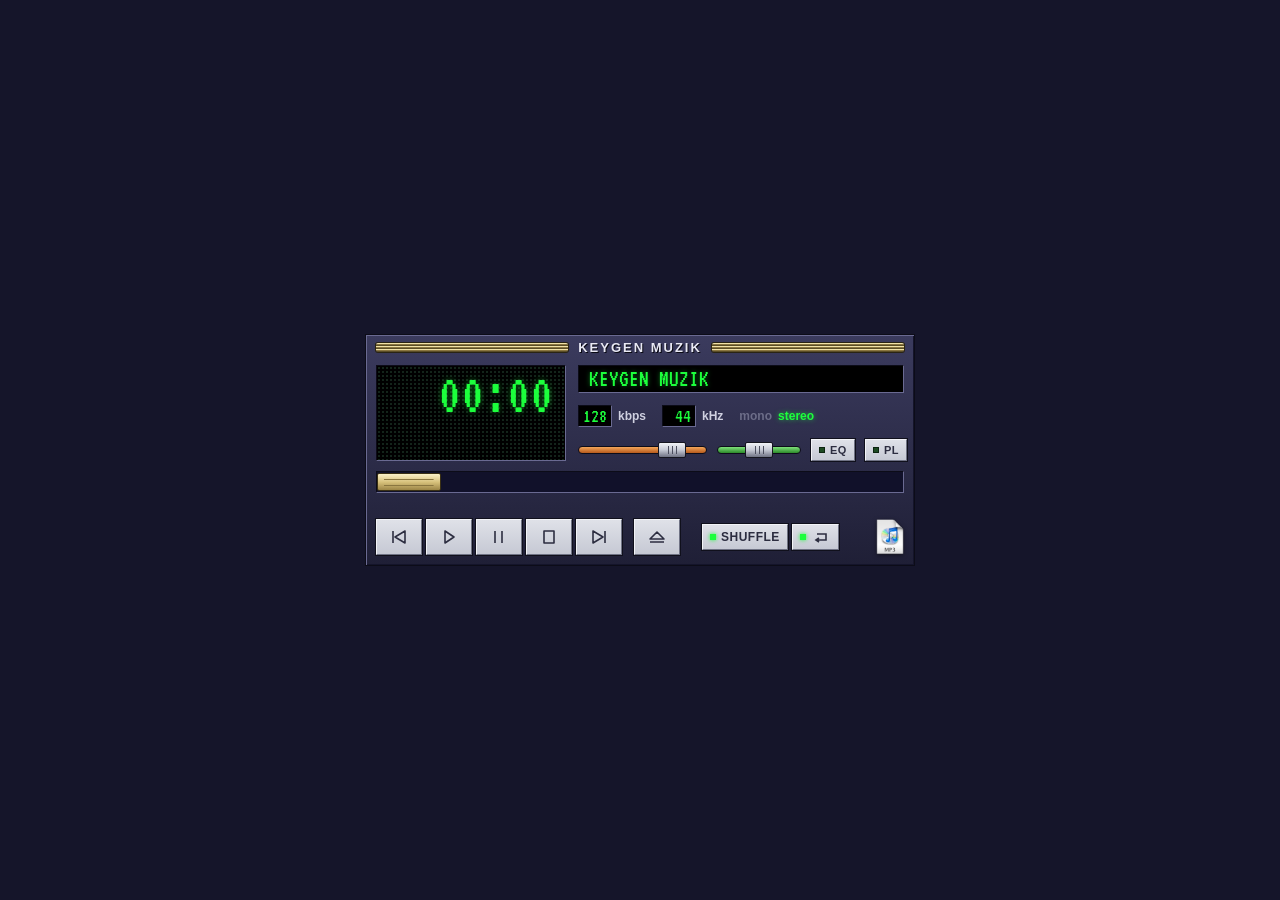
<file: mp3-player/index.html>
<!doctype html>
<html lang="fr">
<head>
  <meta charset="utf-8">
  <meta name="viewport" content="width=device-width, initial-scale=1">
  <title>KeyGen Muzik — lecteur MP3</title>

  <!-- Lecteur MP3 dans le style des vieux lecteurs Windows (années 2000).
       Il s'ouvre dans une fenêtre du bureau (voir data-window dans
       ../index.html) et lit la playlist SoundCloud KeyGen Muzik.

       Le vrai lecteur SoundCloud est caché en bas de la page : on le
       pilote avec l'API "Widget" de SoundCloud (player.js), et toute
       l'interface visible est la nôtre. -->

  <!-- Police "écran LCD" pour le temps et le titre qui défile -->
  <link rel="preconnect" href="https://fonts.googleapis.com">
  <link rel="preconnect" href="https://fonts.gstatic.com" crossorigin>
  <link rel="stylesheet" href="https://fonts.googleapis.com/css2?family=VT323&display=swap">

  <link rel="stylesheet" href="player.css?v=1">
</head>
<body>

  <div class="app">

    <!-- =========================================================
         LECTEUR
         ========================================================= -->
    <section class="player" aria-label="Lecteur MP3">

      <!-- Barre de titre : rayures dorées + nom -->
      <header class="player-title">
        <span class="player-title-stripes"></span>
        <span class="player-title-text">KEYGEN MUZIK</span>
        <span class="player-title-stripes"></span>
      </header>

      <div class="player-main">

        <!-- Écran de gauche : état, temps, spectre -->
        <div class="lcd">
          <span class="lcd-state" aria-hidden="true"></span>
          <!-- Clic sur le temps : temps écoulé / temps restant -->
          <button class="lcd-time" type="button" title="Temps écoulé / restant">00:00</button>
          <canvas class="lcd-spectrum" width="76" height="16" aria-hidden="true"></canvas>
        </div>

        <div class="player-right">

          <!-- Titre du morceau, qui défile s'il est trop long -->
          <div class="marquee"><span class="marquee-text">KEYGEN MUZIK</span></div>

          <!-- Infos (décoratives, comme sur les vrais lecteurs) -->
          <div class="player-info">
            <span class="lcd-box">128</span><span class="info-label">kbps</span>
            <span class="lcd-box">44</span><span class="info-label">kHz</span>
            <span class="info-mode">mono</span>
            <span class="info-mode is-on">stereo</span>
          </div>

          <!-- Volume, balance, égaliseur, liste des morceaux -->
          <div class="player-sliders">
            <input class="slider slider-volume" type="range" min="0" max="100" value="80" aria-label="Volume">
            <input class="slider slider-balance" type="range" min="-100" max="100" value="0" aria-label="Balance">
            <button class="toggle toggle-eq" type="button" aria-pressed="false"><i></i>EQ</button>
            <button class="toggle toggle-pl" type="button" aria-pressed="false" title="Liste des morceaux"><i></i>PL</button>
          </div>

        </div>
      </div>

      <!-- Barre d'avancement (cliquer / glisser pour se déplacer dans le morceau) -->
      <input class="seek" type="range" min="0" max="1000" value="0" aria-label="Position dans le morceau">

      <!-- Boutons -->
      <div class="player-controls">
        <button class="btn btn-prev" type="button" aria-label="Précédent">
          <svg viewBox="0 0 20 16"><path d="M4 2v12M16 2v12L6 8z"/></svg>
        </button>
        <button class="btn btn-play" type="button" aria-label="Lecture">
          <svg viewBox="0 0 20 16"><path d="M6 2v12l9-6z"/></svg>
        </button>
        <button class="btn btn-pause" type="button" aria-label="Pause">
          <svg viewBox="0 0 20 16"><path d="M6 2v12M13 2v12"/></svg>
        </button>
        <button class="btn btn-stop" type="button" aria-label="Stop">
          <svg viewBox="0 0 20 16"><path d="M5 2h10v12H5z"/></svg>
        </button>
        <button class="btn btn-next" type="button" aria-label="Suivant">
          <svg viewBox="0 0 20 16"><path d="M16 2v12M4 2v12l10-6z"/></svg>
        </button>
        <!-- Éjecter : ouvre la playlist sur SoundCloud -->
        <button class="btn btn-eject" type="button" aria-label="Ouvrir la playlist sur SoundCloud" title="Ouvrir la playlist sur SoundCloud">
          <svg viewBox="0 0 20 16"><path d="M3 10 10 3l7 7zM3 13h14"/></svg>
        </button>

        <button class="toggle toggle-shuffle is-on" type="button" aria-pressed="true"><i></i>SHUFFLE</button>
        <button class="toggle toggle-repeat is-on" type="button" aria-pressed="true" aria-label="Répéter la playlist" title="Répéter la playlist">
          <i></i><svg viewBox="0 0 20 12"><path d="M6 3h9v6H5M8 7l-3 2 3 2"/></svg>
        </button>

        <img class="player-logo" src="../img/mp3-icon-10.png" alt="">
      </div>
    </section>

    <!-- =========================================================
         LISTE DES MORCEAUX (bouton PL)
         ========================================================= -->
    <section class="playlist" aria-label="Liste des morceaux" hidden>
      <ol class="playlist-tracks"></ol>
    </section>

  </div>

  <!-- Le vrai lecteur SoundCloud, invisible.
       Pour changer de playlist : remplacer l'adresse après "url=". -->
  <iframe class="soundcloud" title="SoundCloud" allow="autoplay; encrypted-media"
    src="https://w.soundcloud.com/player/?url=https%3A//api.soundcloud.com/playlists/soundcloud%3Aplaylists%3A2327623170%3Fsecret_token%3Ds-yXMeuP13wrF&auto_play=false&hide_related=true&show_comments=false&show_user=true&show_reposts=false&show_teaser=false&visual=false"></iframe>

  <!-- API de SoundCloud pour piloter le lecteur caché -->
  <script src="https://w.soundcloud.com/player/api.js"></script>
  <script src="player.js?v=1"></script>

</body>
</html>
</file>
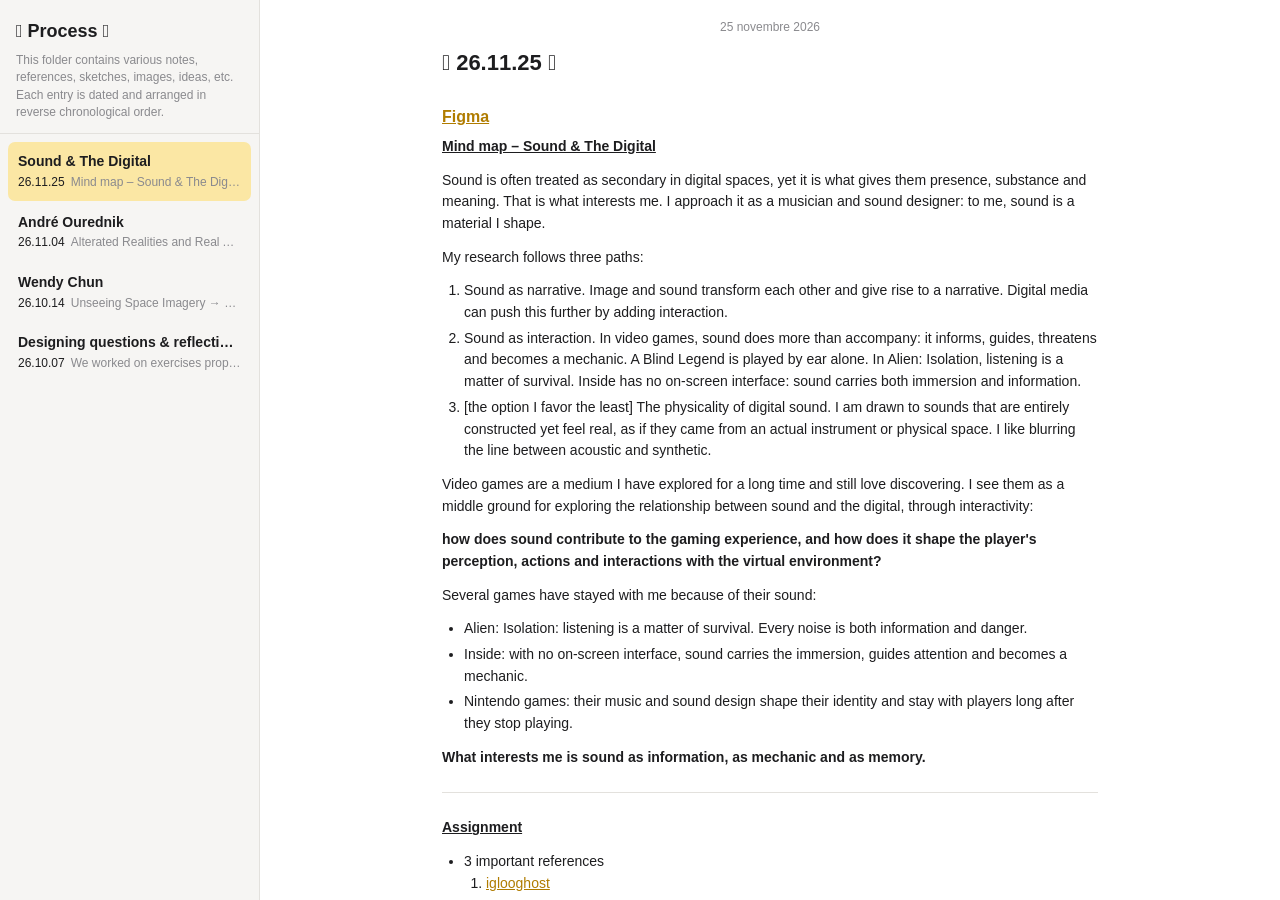
<file: process/notes.html>
<!doctype html>
<html lang="fr">
<head>
  <meta charset="utf-8">
  <meta name="viewport" content="width=device-width, initial-scale=1">
  <title>Process — Bloc-notes</title>

  <!-- Version "bloc-notes" de process/readme.md, affichée dans la fenêtre
       "process" de la page d'accueil. Le readme.md reste le texte de
       référence : chaque entrée "# 𖨠 date - titre 𖨠" du markdown devient
       une <article class="note"> ci-dessous. -->
  <link rel="stylesheet" href="notes.css?v=6">
</head>
<body>

  <div class="notes-app">

    <!-- =========================================================
         COLONNE DE GAUCHE : liste des notes
         Elle est remplie automatiquement par notes.js à partir des
         <article class="note"> (titre, date, début du texte).
         ========================================================= -->
    <aside class="notes-sidebar">
      <header class="notes-folder">
        <h1>𖥋 Process 𖥋</h1>
        <p>This folder contains various notes, references, sketches, images, ideas, etc.
          Each entry is dated and arranged in reverse chronological order.</p>
      </header>
      <nav class="notes-list" aria-label="Notes"></nav>
    </aside>

    <!-- =========================================================
         COLONNE DE DROITE : les notes
         Une seule est visible à la fois (celle choisie dans la liste).

         POUR AJOUTER UNE NOTE : copier un bloc <article>…</article>,
         le coller EN HAUT (ordre chronologique inversé), puis changer :
         - id         : la date au format aa-mm-jj (sert d'adresse : notes.html#26-10-14)
         - data-date  : la date affichée (26.10.14)
         - data-title : le titre affiché dans la liste
         - le contenu
         ========================================================= -->
    <main class="notes-content">

      <button class="notes-back" type="button">‹ Notes</button>

      <article class="note" id="26-11-25" data-date="26.11.25" data-title="Sound &amp; The Digital">
        <p class="note-date">25 novembre 2026</p>
        <h2>𖨠 26.11.25 𖨠</h2>

        <h3><a href="https://www.figma.com/board/GGSjUsKEXbrpD3xKfX7BkW/Designing-Question?node-id=0-1&amp;t=k26EDJP99MAbkiDU-1" target="_blank" rel="noopener">Figma</a></h3>

        <p><u><strong>Mind map – Sound &amp; The Digital</strong></u></p>

        <p>Sound is often treated as secondary in digital spaces, yet it is what gives them presence, substance and meaning. That is what interests me. I approach it as a musician and sound designer: to me, sound is a material I shape.</p>

        <p>My research follows three paths:</p>

        <ol>
          <li>Sound as narrative. Image and sound transform each other and give rise to a narrative. Digital media can push this further by adding interaction.</li>
          <li>Sound as interaction. In video games, sound does more than accompany: it informs, guides, threatens and becomes a mechanic. A Blind Legend is played by ear alone. In Alien: Isolation, listening is a matter of survival. Inside has no on-screen interface: sound carries both immersion and information.</li>
          <li>[the option I favor the least] The physicality of digital sound. I am drawn to sounds that are entirely constructed yet feel real, as if they came from an actual instrument or physical space. I like blurring the line between acoustic and synthetic.</li>
        </ol>

        <p>Video games are a medium I have explored for a long time and still love discovering. I see them as a middle ground for exploring the relationship between sound and the digital, through interactivity:</p>

        <p><strong>how does sound contribute to the gaming experience, and how does it shape the player's perception, actions and interactions with the virtual environment?</strong></p>

        <p>Several games have stayed with me because of their sound:</p>

        <ul>
          <li>Alien: Isolation: listening is a matter of survival. Every noise is both information and danger.</li>
          <li>Inside: with no on-screen interface, sound carries the immersion, guides attention and becomes a mechanic.</li>
          <li>Nintendo games: their music and sound design shape their identity and stay with players long after they stop playing.</li>
        </ul>

        <p><strong>What interests me is sound as information, as mechanic and as memory.</strong></p>

        <hr>

        <p><u><strong>Assignment</strong></u></p>

        <ul>
          <li>3 important references
            <ol>
              <li><a href="https://iglooghost.net/" target="_blank" rel="noopener">iglooghost</a></li>
              <li><a href="https://www.youtube.com/watch?v=QrzeBF5hgMs" target="_blank" rel="noopener">Valve's Approach to an Open and Flexible Audio Engine</a></li>
              <li><a href="https://direct.mit.edu/books/monograph/2460/Game-SoundAn-Introduction-to-the-History-Theory" target="_blank" rel="noopener">Karen Collins, Game Sound</a><br>
                <a href="https://mitpress.mit.edu/9780262053730/sonic-ux/" target="_blank" rel="noopener">Karen Collins, Sonic UX</a></li>
            </ol>
          </li>
          <li>Design question attempts:
            <ul>
              <li>How can sound, more than image, shape perception, presence and action in an interactive digital space?</li>
              <li>How does sound contribute to the user's perception, influence their actions, and interactions with a virtual environment ?</li>
              <li>How does sound transform our interactions with the digital world ?</li>
            </ul>
          </li>
        </ul>
      </article>

      <article class="note" id="26-11-04" data-date="26.11.04" data-title="André Ourednik">
        <p class="note-date">4 novembre 2026</p>
        <h2>𖨠 26.11.04 - André Ourednik 𖨠</h2>

        <p><a href="https://ourednik.info/events.php?event=head2026-art-emotions-ai-1" target="_blank" rel="noopener"><u><strong>Alterated Realities and Real Alternatives</strong></u></a></p>

        <img src="img/01.jpeg" alt="note" width="1280" height="936">
        <img src="img/02.jpeg" alt="note" width="1280" height="896">

        <hr>

        <p><u><strong>Exercice - october 26</strong></u></p>

        <ul>
          <li>I am interested in exploring <strong>Sound / Music produce with machine (in the broad sense of the term)</strong>.</li>
          <li>The context, community, place, material or practice I want to engage with is <strong>Music Production / Sound Design / Machines / Low Tech</strong>.</li>
          <li>I am curious about the relationship, contradiction or tension between <strong>The Machine</strong> and <strong>Sound</strong>.</li>
          <li>I think this matters because <strong>Sound is an aspect often considered secondary within digital spaces</strong>.</li>
          <li>I could investigate this by observing <strong>artists - plugins - video games</strong>, speaking with people <strong>who produce sound on a computer</strong>, collecting or documenting <strong>the various facets of using sound within digital spaces</strong>, or making/prototyping <strong>a VST ? a website ?</strong>.</li>
          <li>This could help me understand <strong>the importance of sound within digital spaces – why use sound in a space that does not inherently require it?</strong>.</li>
          <li>My first small experiment could be <strong>A fictional forum centered on sound</strong></li>
        </ul>

        <hr>

        <p><u><strong>Assignment - november 11</strong></u></p>

        <p><strong>4 Key references:</strong></p>
        <ul>
          <li><a href="https://iglooghost.net/" target="_blank" rel="noopener">Iglooghost</a></li>
          <li><a href="https://sisterswithtransistors.com/" target="_blank" rel="noopener">Sisters with Transistors</a></li>
          <li><a href="https://vtol.cc/filter/works" target="_blank" rel="noopener">Vtol</a></li>
          <li><a href="https://richon-bender.ch/fr/installations" target="_blank" rel="noopener">Richon-Bender</a></li>
        </ul>

        <p><strong>Map your subject</strong></p>
        <p>(subject to change ➔ see <a href="https://www.figma.com/board/GGSjUsKEXbrpD3xKfX7BkW/Designing-Question?node-id=0-1&amp;t=OnYCyFtBoEU2Vg0N-1" target="_blank" rel="noopener">Figjam</a>)</p>

        <img src="img/mapv01.png" alt="mapv01" width="2130" height="1642">

        <p><strong>Angle of approach</strong></p>
        <p>I am not entirely sure about my approach at this stage. I would like to develop a scientific and theoretical investigation into my subject, while remaining equally interested in exploring its poetic dimension. Perhaps there is a way to bring these two approaches together?</p>

        <hr>

        <p><u><strong>State of the art</strong></u></p>

        <ul>
          <li>A list of sources / references.</li>
          <li>A map of theories, projects, practice, methods, (...) that already exists aroud your topic
            <ul>
              <li>Don’t hesitate to include a diverse range of references — there’s no need to limit yourself to the field of design.</li>
            </ul>
          </li>
          <li>It is a way of acting as a curator within the subject matter, in order to take a stance regarding that subject. Ask yourself: <u>where can I make a contribution ?</u></li>
          <li>The more you focus on something specific (by setting limits), the more the subject will open up.</li>
          <li>If my topic is too broad, I should ask myself: which aspect of this topic interests me? How do I wish to approach it? What do I want to learn? ...</li>
          <li>Consider the question of the angle of approach: critical? scientific? poetic? (...)</li>
          <li>It’s a good idea to create lists (Arena), but it is extremely important to ask yourself: why does this particular item interest me?</li>
          <li>Identifying the vocabulary and terms related to my topic will help me be specific in my research.</li>
          <li>As you make new discoveries, it is a good idea to document the origins of your references (for your bibliography).</li>
        </ul>
      </article>

      <article class="note" id="26-10-14"data-date="26.10.14" data-title="Wendy Chun">
        <p class="note-date">14 octobre 2026</p>
        <h2>𖨠 26.10.14 - Wendy Chun 𖨠</h2>
        <p class="note-with">(w/ Alexia Mathieu &amp; Joël Vacheron)</p>

        <p><u><strong>Unseeing Space Imagery → Ways of seeing</strong></u></p>

        <p>Joël s'interesse au rapport que l'on porte avec les images (en particulier l'imagerie spatial) - Pourquoi s'arrêter à l'aspect ésthétique des images et ne pas remettre en question la signification même de cette image.</p>

        <p>Par exemple: Soleil <i>Levant de Monet</i> → Historiquement on retient principalement l'influence ésthétique de cette peinture sur le monde de l'art, alors que cette dernière représente l'impacte de l'ère industriel sur l'environnement.</p>

        <p>L'imagerie spatial créer une forme de distraction - nous ne questionnons plus les conditions de production l'image (prise de vue, montage, décision ésthétique)</p>

        <p>Qui prend la photo ? pourquoi ? comment ? à quelles fins ?</p>

        <p>Peut-on imaginer des possibilitées (points de vue) alternatives ??<br>
          OUI ! → L'afrofuturisme par exemple [Sun ra, Herbie Hancock, etc.]</p>

        <h3>REF</h3>
        <ul>
          <li><a href="https://wholeearth.info/" target="_blank" rel="noopener">Whole Earth Catalog</a></li>
          <li><a href="https://www.lisamesseri.com/" target="_blank" rel="noopener">Lisa Messeri</a></li>
          <li><a href="https://jamesbridle.com/books/ways-of-being" target="_blank" rel="noopener">Ways of Being</a></li>
        </ul>
      </article>

      <article class="note" id="26-10-07" data-date="26.10.07" data-title="Designing questions &amp; reflections">
        <p class="note-date">7 octobre 2026</p>
        <h2>𖨠 26.10.07 - Designing questions &amp; reflections 𖨠</h2>
        <p class="note-with">(w/ Alexia Mathieu)</p>

        <p>We worked on <a href="https://hessoit.sharepoint.com/:b:/r/sites/26-27MAMediaDesign/Documents%20partages/md1_%20designing%20questions/Presentations/Wed%2007.10/Designing%20questions_reflections.pdf?d=w09b4cac247b74776a8987bea3f06f15c&amp;csf=1&amp;web=1&amp;e=n6mMdg" target="_blank" rel="noopener">exercises</a> proposed by Alexia, focusing on the concepts of fascination, friction, and repetitiveness within our areas of interest.</p>

        <img src="img/IMG_2598%20-%20Grande.jpeg" alt="map">

        <p>→ For <u>October 26, 2026</u>, try to do exercise 5 from the PDF:</p>

        <ul>
          <li>I am interested in exploring ___.</li>
          <li>The context, community, place, material or practice I want to engage with is ___.</li>
          <li>I am curious about the relationship, contradiction or tension between ___ and ___.</li>
          <li>I think this matters because ___.</li>
          <li>I could investigate this by observing ___, speaking with ___, collecting or documenting ___, or making/prototyping ___.</li>
          <li>This could help me understand ___.</li>
          <li>My first small experiment could be ___</li>
        </ul>
      </article>

    </main>

  </div>

  <script src="notes.js?v=2"></script>

</body>
</html>
</file>
<file: mp3-player/player.css>
/* =========================================================
   LECTEUR MP3 — style lecteur Windows des années 2000
   Tout est dessiné pour une largeur de 550 px, puis agrandi
   ou réduit pour remplir la fenêtre (voir fit() dans player.js).
   ========================================================= */

:root {
  --panel-top: #3b3b5e;
  --panel-bottom: #1f1f36;
  --edge-light: #6a6a92;
  --edge-dark: #0c0c18;
  --lcd: #000000;
  --green: #1cff3c;
  --green-dim: #0f5a18;
  --gold-light: #f1e2a8;
  --gold-dark: #8a7640;
  --button: #c6c9d4;
  --button-light: #f2f3f7;
  --button-dark: #6f7284;
  --label: #cfd0e0;

  --cursor: image-set(url("../img/cursor-01-small.png") 1x, url("../img/cursor-01.png") 2x) 1 1, default;
}

* {
  box-sizing: border-box;
}

html,
body {
  height: 100%;
  margin: 0;
}

body {
  display: flex;
  justify-content: center;
  align-items: center;
  overflow: hidden;
  background: #15152a;
  font-family: Arial, Helvetica, sans-serif;
  cursor: var(--cursor);
  user-select: none;
  -webkit-user-select: none;
}

button,
input {
  cursor: var(--cursor);
}

/* Tout le lecteur (zoomé par player.js) */
.app {
  width: 550px;
  flex: none;
}

/* Lecteur SoundCloud caché (il doit rester "affiché" pour jouer) */
.soundcloud {
  position: absolute;
  left: -9999px;
  top: 0;
  width: 300px;
  height: 120px;
  border: 0;
}


/* ---------------------------------------------------------
   Le boîtier
   --------------------------------------------------------- */
.player {
  display: flex;
  flex-direction: column;
  height: 232px;
  padding: 0 10px 10px;
  background: linear-gradient(var(--panel-top), var(--panel-bottom));
  border: 1px solid var(--edge-dark);
  box-shadow:
    inset 1px 1px 0 var(--edge-light),
    inset -1px -1px 0 #14142a;
}

/* Creux (écrans, barre d'avancement) */
.lcd,
.marquee,
.lcd-box,
.seek,
.playlist {
  border: 1px solid;
  border-color: var(--edge-dark) var(--edge-light) var(--edge-light) var(--edge-dark);
}


/* ---------------------------------------------------------
   Barre de titre
   --------------------------------------------------------- */
.player-title {
  display: flex;
  align-items: center;
  gap: 10px;
  height: 24px;
  flex: none;
}

.player-title-stripes {
  flex: 1;
  height: 9px;
  border-radius: 2px;
  background: repeating-linear-gradient(
    to bottom,
    var(--gold-light) 0 1px,
    var(--gold-dark) 1px 2px,
    #5a4d27 2px 3px
  );
  box-shadow: 0 0 0 1px #2a2414;
}

.player-title-text {
  font-size: 13px;
  font-weight: 700;
  letter-spacing: 2px;
  color: #e9e9f4;
  text-shadow: 1px 1px 0 #0a0a14;
}


/* ---------------------------------------------------------
   Partie haute : écran + infos
   --------------------------------------------------------- */
.player-main {
  display: flex;
  gap: 12px;
  margin-top: 6px;
  height: 96px;
  flex: none;
}

/* Écran de gauche, avec une fine grille de points */
.lcd {
  position: relative;
  flex: none;
  width: 190px;
  background-color: var(--lcd);
  background-image: radial-gradient(#13241a 0.8px, transparent 0.9px);
  background-size: 4px 4px;
}

/* ▶ / ❚❚ / ■ en haut à gauche */
.lcd-state {
  position: absolute;
  top: 12px;
  left: 14px;
  width: 14px;
  height: 14px;
}

.lcd-state.is-playing {
  background: var(--green);
  clip-path: polygon(0 0, 100% 50%, 0 100%);
}

.lcd-state.is-paused {
  background: linear-gradient(to right, var(--green) 0 35%, transparent 35% 65%, var(--green) 65%);
  animation: blink 1s steps(1) infinite;
}

.lcd-state.is-stopped {
  background: var(--green);
  transform: scale(0.85);
}

@keyframes blink {
  50% { opacity: 0; }
}

.lcd-time {
  position: absolute;
  top: 0;
  right: 12px;
  padding: 0;
  border: none;
  background: none;
  font-family: "VT323", monospace;
  font-size: 58px;
  line-height: 1;
  color: var(--green);
  text-shadow: 0 0 6px rgba(28, 255, 60, 0.45);
}

.lcd-time.is-remaining::before {
  content: "-";
}

/* Spectre (dessiné en gros pixels) */
.lcd-spectrum {
  position: absolute;
  left: 14px;
  bottom: 8px;
  width: 152px;
  height: 32px;
  image-rendering: pixelated;
}

.player-right {
  display: flex;
  flex-direction: column;
  justify-content: space-between;
  flex: 1;
  min-width: 0;
}

/* Titre qui défile */
.marquee {
  height: 28px;
  overflow: hidden;
  background: var(--lcd);
  white-space: nowrap;
}

.marquee-text {
  display: inline-block;
  padding: 0 10px;
  font-family: "VT323", monospace;
  font-size: 24px;
  line-height: 26px;
  color: var(--green);
  text-shadow: 0 0 5px rgba(28, 255, 60, 0.4);
}

.marquee.is-scrolling .marquee-text {
  animation: marquee var(--duration, 12s) linear infinite;
}

@keyframes marquee {
  from { transform: translateX(0); }
  to   { transform: translateX(-50%); }
}

.player-info {
  display: flex;
  align-items: center;
  gap: 6px;
  font-size: 12px;
  font-weight: 700;
  color: var(--label);
}

.lcd-box {
  min-width: 34px;
  padding: 0 4px;
  background: var(--lcd);
  font-family: "VT323", monospace;
  font-size: 20px;
  font-weight: 400;
  line-height: 20px;
  text-align: right;
  color: var(--green);
}

.info-label {
  margin-right: 10px;
}

.info-mode {
  color: #6c6d88;
}

.info-mode:first-of-type {
  margin-left: auto;
}

.info-mode.is-on {
  color: var(--green);
  text-shadow: 0 0 5px rgba(28, 255, 60, 0.6);
}

.player-sliders {
  display: flex;
  align-items: center;
  gap: 10px;
}


/* ---------------------------------------------------------
   Curseurs (volume, balance, avancement)
   --------------------------------------------------------- */
.slider,
.seek {
  margin: 0;
  -webkit-appearance: none;
  appearance: none;
  background: transparent;
}

.slider {
  height: 16px;
}

.slider-volume  { width: 150px; }
.slider-balance { width: 84px; }

/* Rail du volume (orange) et de la balance (vert) */
.slider::-webkit-slider-runnable-track {
  height: 8px;
  border-radius: 4px;
  border: 1px solid #0c0c18;
}

.slider::-moz-range-track {
  height: 8px;
  border-radius: 4px;
  border: 1px solid #0c0c18;
}

.slider-volume::-webkit-slider-runnable-track { background: linear-gradient(#f4a65a, #b65a1c); }
.slider-volume::-moz-range-track              { background: linear-gradient(#f4a65a, #b65a1c); }
.slider-balance::-webkit-slider-runnable-track { background: linear-gradient(#7fe07a, #2c8a2a); }
.slider-balance::-moz-range-track              { background: linear-gradient(#7fe07a, #2c8a2a); }

/* Poignée grise avec trois traits */
.slider::-webkit-slider-thumb {
  width: 28px;
  height: 16px;
  margin-top: -5px;
  -webkit-appearance: none;
  appearance: none;
  border: 1px solid #15151f;
  border-radius: 2px;
  background:
    linear-gradient(to right, transparent 9px, #4c4e5e 9px 10px, transparent 10px 13px, #4c4e5e 13px 14px, transparent 14px 17px, #4c4e5e 17px 18px, transparent 18px) center / 100% 8px no-repeat,
    linear-gradient(var(--button-light), var(--button) 50%, var(--button-dark));
}

.slider::-moz-range-thumb {
  width: 28px;
  height: 16px;
  border: 1px solid #15151f;
  border-radius: 2px;
  background:
    linear-gradient(to right, transparent 9px, #4c4e5e 9px 10px, transparent 10px 13px, #4c4e5e 13px 14px, transparent 14px 17px, #4c4e5e 17px 18px, transparent 18px) center / 100% 8px no-repeat,
    linear-gradient(var(--button-light), var(--button) 50%, var(--button-dark));
}

/* Barre d'avancement : un long creux et une poignée dorée */
.seek {
  flex: none;
  width: 100%;
  height: 22px;
  margin-top: 10px;
  background: #11112a;
}

.seek::-webkit-slider-runnable-track {
  height: 20px;
}

.seek::-moz-range-track {
  height: 20px;
  background: transparent;
}

.seek::-webkit-slider-thumb {
  width: 64px;
  height: 18px;
  margin-top: 1px;
  -webkit-appearance: none;
  appearance: none;
  border: 1px solid #3a3014;
  border-radius: 2px;
  background:
    linear-gradient(transparent 5px, #8a7640 5px 6px, transparent 6px 11px, #8a7640 11px 12px, transparent 12px) center / 80% 100% no-repeat,
    linear-gradient(#fbf1c8, #d8c27c 50%, #9c8546);
}

.seek::-moz-range-thumb {
  width: 64px;
  height: 18px;
  border: 1px solid #3a3014;
  border-radius: 2px;
  background:
    linear-gradient(transparent 5px, #8a7640 5px 6px, transparent 6px 11px, #8a7640 11px 12px, transparent 12px) center / 80% 100% no-repeat,
    linear-gradient(#fbf1c8, #d8c27c 50%, #9c8546);
}

/* Pas de morceau chargé : poignée cachée */
.seek:disabled::-webkit-slider-thumb { visibility: hidden; }
.seek:disabled::-moz-range-thumb     { visibility: hidden; }


/* ---------------------------------------------------------
   Boutons
   --------------------------------------------------------- */
.player-controls {
  display: flex;
  align-items: center;
  gap: 4px;
  margin-top: auto;
}

.btn,
.toggle {
  display: flex;
  align-items: center;
  justify-content: center;
  padding: 0;
  border: 1px solid;
  border-color: var(--button-light) var(--button-dark) var(--button-dark) var(--button-light);
  outline: 1px solid #10101c;
  background: linear-gradient(#dfe1e8, var(--button));
  color: #2c2d40;
}

.btn:active,
.toggle:active {
  border-color: var(--button-dark) var(--button-light) var(--button-light) var(--button-dark);
  background: linear-gradient(var(--button), #dfe1e8);
}

.btn {
  width: 46px;
  height: 36px;
}

.btn svg {
  width: 20px;
  height: 16px;
  fill: none;
  stroke: currentColor;
  stroke-width: 1.6;
  stroke-linejoin: round;
}

.btn-eject {
  margin-left: 8px;
}

/* Boutons à voyant (EQ, PL, SHUFFLE, répéter) */
.toggle {
  gap: 5px;
  height: 22px;
  padding: 0 7px;
  font-size: 11px;
  font-weight: 700;
  letter-spacing: 0.5px;
}

.toggle i {
  width: 6px;
  height: 6px;
  background: #1d4a22;
  box-shadow: inset 0 0 0 1px #0c2410;
}

.toggle.is-on i {
  background: var(--green);
  box-shadow: 0 0 4px var(--green);
}

.toggle-shuffle {
  height: 26px;
  margin-left: 18px;
  font-size: 12px;
}

.toggle-repeat {
  height: 26px;
}

.toggle-repeat svg {
  width: 20px;
  height: 12px;
  fill: none;
  stroke: currentColor;
  stroke-width: 1.6;
}

.player-logo {
  height: 36px;
  margin-left: auto;
  filter: drop-shadow(0 1px 2px rgba(0, 0, 0, 0.5));
  -webkit-user-drag: none;
}


/* ---------------------------------------------------------
   Liste des morceaux (bouton PL)
   --------------------------------------------------------- */
.playlist {
  height: 200px;
  margin: 0;
  overflow-y: auto;
  background: var(--lcd);
  border-width: 0 1px 1px;
  scrollbar-width: thin;
  scrollbar-color: #3f4060 #000000;
}

.playlist[hidden] {
  display: none;
}

.playlist-tracks {
  margin: 0;
  padding: 6px 0;
  list-style: none;
  counter-reset: track;
}

.playlist-tracks li {
  display: flex;
  gap: 8px;
  padding: 0 10px;
  font-family: "VT323", monospace;
  font-size: 19px;
  line-height: 22px;
  color: var(--green);
  white-space: nowrap;
  counter-increment: track;
}

.playlist-tracks li::before {
  content: counter(track) ".";
}

.playlist-tracks li span {
  overflow: hidden;
  text-overflow: ellipsis;
}

.playlist-tracks li:hover {
  background: #0f0f30;
}

/* Morceau en cours : texte blanc sur fond bleu */
.playlist-tracks li.is-current {
  background: #0000b8;
  color: #ffffff;
}
</file>
<file: process/notes.css>
/* =========================================================
   BLOC-NOTES — style de l'app Notes de macOS (sobre)
   ========================================================= */

:root {
  --bg: #ffffff;
  --sidebar: #f6f5f3;
  --line: #e3e1dd;
  --text: #1d1d1f;
  --muted: #8a8a8e;
  --accent: #e0a800;          /* jaune "Notes" */
  --selected: #fbe7a4;        /* note sélectionnée dans la liste */
  --link: #b07c00;

  /* Curseur de la souris (le même que sur la page d'accueil) */
  --cursor: image-set(url("../img/cursor-01-small.png") 1x, url("../img/cursor-01.png") 2x) 1 1, default;
}

* {
  box-sizing: border-box;
}

html,
body {
  height: 100%;
  margin: 0;
}

body {
  background: var(--bg);
  color: var(--text);
  font-family: -apple-system, BlinkMacSystemFont, "Segoe UI", Helvetica, Arial, sans-serif;
  font-size: 14px;
  line-height: 1.55;
  cursor: var(--cursor);
}

/* Deux colonnes : liste à gauche, note à droite */
.notes-app {
  display: flex;
  height: 100%;
}

/* ---------------------------------------------------------
   Colonne de gauche
   --------------------------------------------------------- */
.notes-sidebar {
  display: flex;
  flex-direction: column;
  flex: none;
  width: 260px;
  background: var(--sidebar);
  border-right: 1px solid var(--line);
  overflow-y: auto;
}

.notes-folder {
  padding: 18px 16px 12px;
  border-bottom: 1px solid var(--line);
}

.notes-folder h1 {
  margin: 0 0 6px;
  font-size: 18px;
  font-weight: 700;
}

.notes-folder p {
  margin: 0;
  font-size: 12px;
  line-height: 1.45;
  color: var(--muted);
}

.notes-list {
  padding: 8px;
}

/* Un élément de la liste = titre + date + début du texte */
.notes-item {
  display: block;
  width: 100%;
  padding: 9px 10px;
  border: none;
  border-radius: 7px;
  background: transparent;
  color: inherit;
  font: inherit;
  text-align: left;
  cursor: var(--cursor);
}

.notes-item + .notes-item {
  margin-top: 2px;
}

.notes-item:hover {
  background: rgba(0, 0, 0, 0.04);
}

.notes-item.is-selected {
  background: var(--selected);
}

.notes-item-title {
  display: block;
  font-weight: 600;
  white-space: nowrap;
  overflow: hidden;
  text-overflow: ellipsis;
}

.notes-item-meta {
  display: block;
  font-size: 12px;
  color: var(--muted);
  white-space: nowrap;
  overflow: hidden;
  text-overflow: ellipsis;
}

.notes-item-meta b {
  margin-right: 6px;
  font-weight: 500;
  color: var(--text);
}

/* ---------------------------------------------------------
   Colonne de droite : la note
   --------------------------------------------------------- */
.notes-content {
  flex: 1;
  min-width: 0;
  overflow-y: auto;
}

.note {
  display: none;
  max-width: 720px;
  margin: 0 auto;
  padding: 18px 32px 60px;
}

.note.is-visible {
  display: block;
}

.note-date {
  margin: 0 0 18px;
  text-align: center;
  font-size: 12px;
  color: var(--muted);
}

.note h2 {
  margin: 0;
  font-size: 22px;
  line-height: 1.3;
}

.note-with {
  margin: 2px 0 20px;
  color: var(--muted);
}

.note h3 {
  margin: 28px 0 6px;
  font-size: 16px;
}

.note p {
  margin: 0 0 12px;
}

.note ul,
.note ol {
  margin: 0 0 12px;
  padding-left: 22px;
}

.note li {
  margin-bottom: 4px;
}

.note a {
  color: var(--link);
}

.note img {
  display: block;
  max-width: 100%;
  height: auto;
  margin: 18px 0;
  border-radius: 6px;
  transition: opacity 0.15s;
}

/* Image cliquable : elle s'ouvre en grand dans une fenêtre du bureau */
.note img:hover {
  opacity: 0.85;
}

/* Ligne de séparation entre les parties d'une note */
.note hr {
  margin: 24px 0;
  border: none;
  border-top: 1px solid var(--line);
}

/* Bouton "retour à la liste" : seulement sur petit écran */
.notes-back {
  display: none;
}

/* ---------------------------------------------------------
   Petit écran : une seule colonne à la fois
   (la liste, puis la note quand on en choisit une)
   --------------------------------------------------------- */
@media (max-width: 640px) {
  .notes-sidebar {
    width: 100%;
    border-right: none;
  }

  .notes-content {
    display: none;
  }

  .notes-app.is-reading .notes-sidebar {
    display: none;
  }

  .notes-app.is-reading .notes-content {
    display: block;
  }

  .notes-back {
    display: block;
    margin: 10px 0 0 12px;
    padding: 4px 6px;
    border: none;
    background: none;
    color: var(--accent);
    font: inherit;
    font-size: 15px;
  }

  .note {
    padding: 8px 20px 48px;
  }
}
</file>
